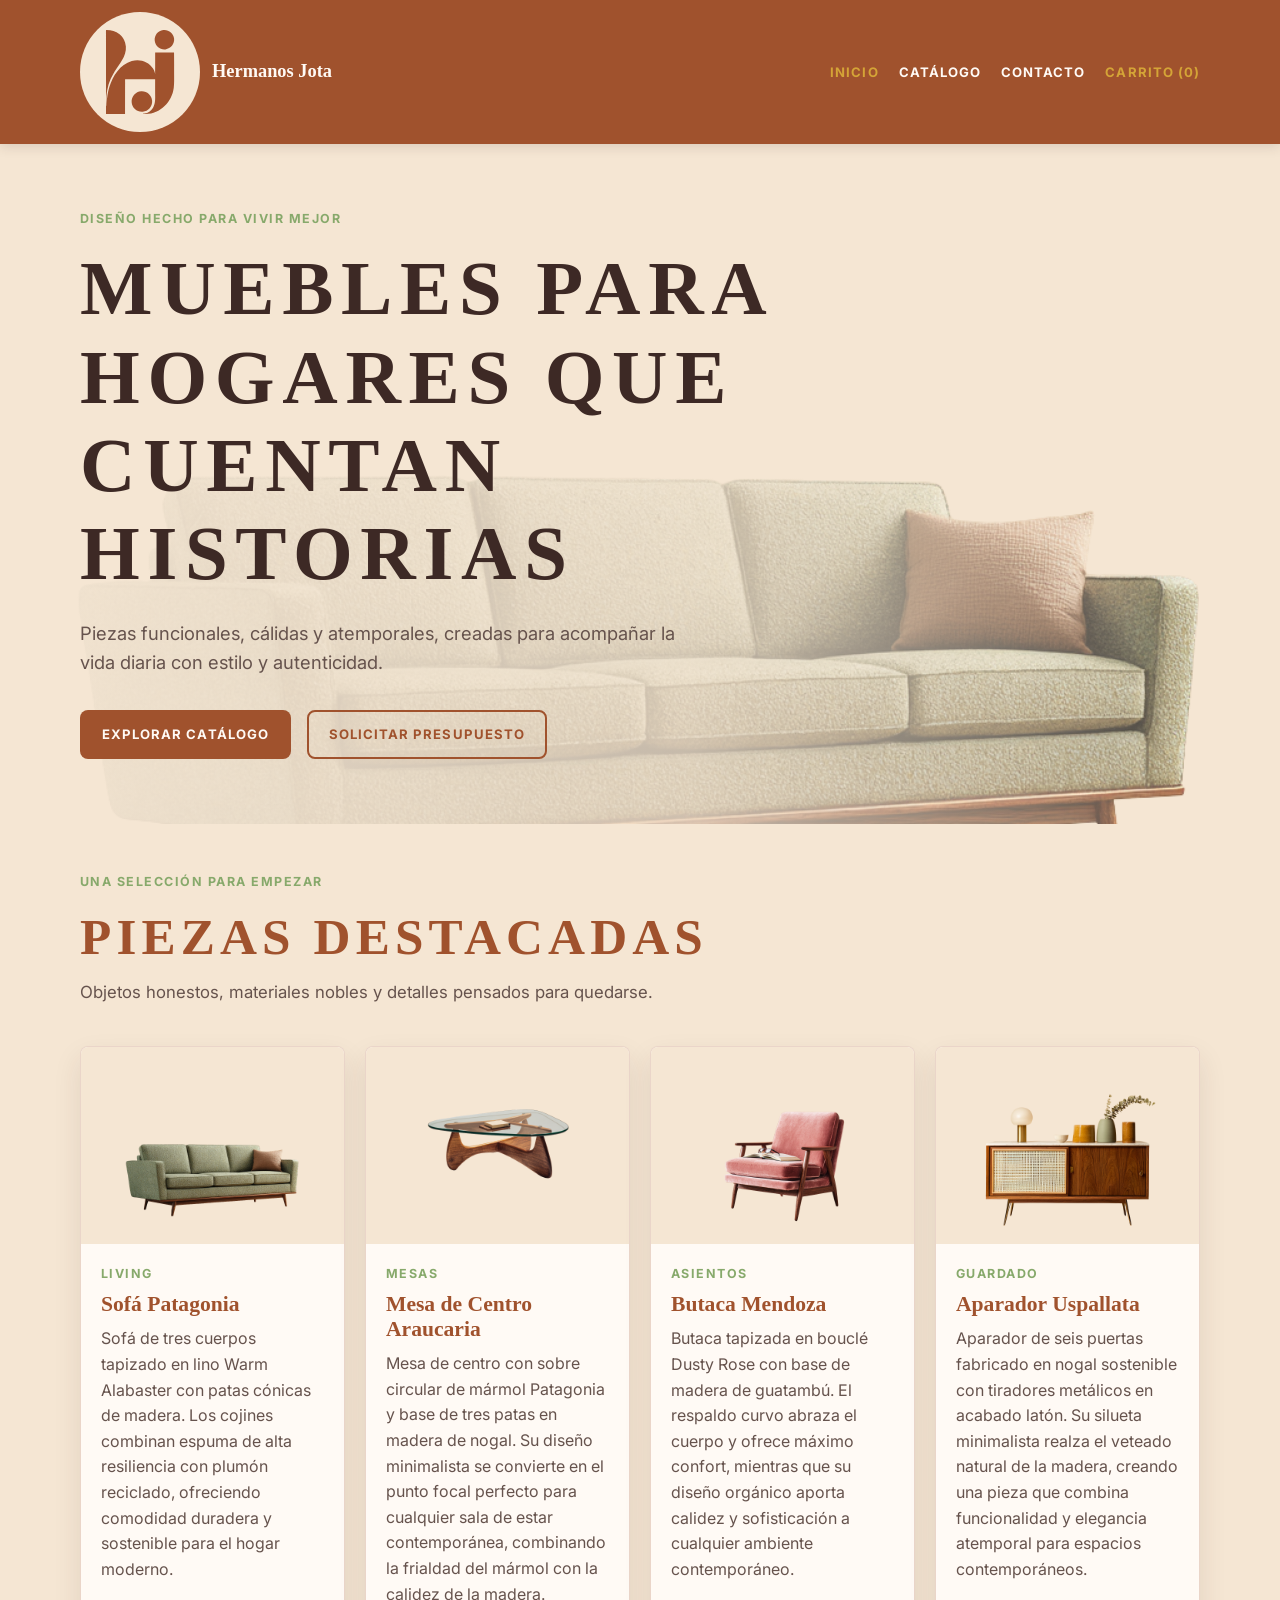
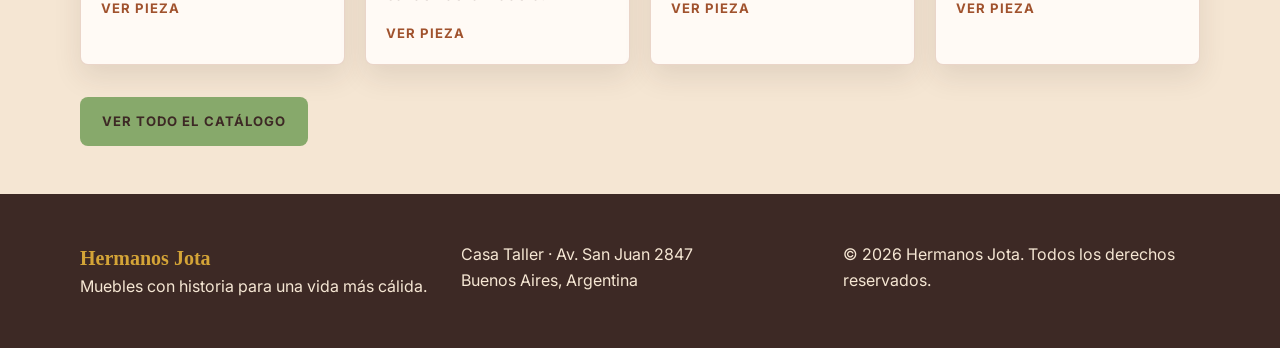
<file: index.html>
<!DOCTYPE html>
<html lang="es">
<head>
    <meta charset="UTF-8">
    <meta name="viewport" content="width=device-width, initial-scale=1.0">
    <title>Mueblería Hermanos Jota</title>
    <meta name="description" content="Mueblería Hermanos Jota - muebles de diseño para espacios cálidos y contemporáneos.">
    <link rel="stylesheet" href="estilos.css">
</head>
<body>
    <!-- Encabezado de la página: logo y navegador -->
    <header>
        <div class="contenedor-encabezado">
            <a class="marca" href="./index.html" aria-label="Hermanos Jota, inicio">
                <span class="marca-logo">
                    <img src="Kit-de-imágenes-HJota/logo.svg" alt="Logo de Hermanos Jota" width="120" height="120">
                </span>
                <span>Hermanos Jota</span>
            </a>
            <nav aria-label="Navegación principal">
                <ul>
                    <li><a href="./index.html" aria-current="page">Inicio</a></li>
                    <li><a href="./productos.html">Catálogo</a></li>
                    <li><a href="./contacto.html">Contacto</a></li>
                    <li><button class="carrito-indicador" id="abrir-carrito" type="button" aria-controls="panel-carrito">Carrito (<span id="contador-carrito">0</span>)</button></li>
                </ul>
            </nav>
        </div>
    </header>

    <main>
        <!-- Sección principal de la página: hero y destacados -->
        <section class="hero" aria-labelledby="titulo-principal">
            <div class="contenedor hero-contenido">
                <p class="eyebrow">Diseño hecho para vivir mejor</p>
                <h1 id="titulo-principal">Muebles para hogares que cuentan historias</h1>
                <p class="hero-descripcion">Piezas funcionales, cálidas y atemporales, creadas para acompañar la vida diaria con estilo y autenticidad.</p>
                <div class="hero-acciones">
                    <a class="boton boton-principal" href="./productos.html">Explorar catálogo</a>
                    <a class="boton boton-secundario" href="./contacto.html">Solicitar presupuesto</a>
                </div>
            </div>
        </section>

        <!-- Sección de productos destacados -->
        <section class="destacados" aria-labelledby="titulo-destacados">
            <div class="contenedor">
                <p class="eyebrow">Una selección para empezar</p>
                <h2 id="titulo-destacados">Piezas destacadas</h2>
                <p class="seccion-introduccion">Objetos honestos, materiales nobles y detalles pensados para quedarse.</p>

                <div class="productos-destacados" id="productos-destacados"></div>

                <a class="enlace-catalogo" href="./productos.html">Ver todo el catálogo</a>
            </div>
        </section>
    </main>

    <footer>
        <div class="contenedor pie-contenido">
            <div>
                <p class="pie-marca">Hermanos Jota</p>
                <p>Muebles con historia para una vida más cálida.</p>
            </div>
            <div>
                <p>Casa Taller · Av. San Juan 2847</p>
                <p>Buenos Aires, Argentina</p>
            </div>
            <p>&copy; 2026 Hermanos Jota. Todos los derechos reservados.</p>
        </div>
    </footer>
    <div class="fondo-carrito" id="fondo-carrito"></div>
    <aside class="panel-carrito" id="panel-carrito" aria-labelledby="titulo-carrito" aria-hidden="true">
        <div class="panel-carrito-encabezado">
            <div>
                <p class="eyebrow">Tu selección</p>
                <h2 id="titulo-carrito">Carrito</h2>
            </div>
            <button class="cerrar-carrito" id="cerrar-carrito" type="button" aria-label="Cerrar carrito">&times;</button>
        </div>
        <p class="carrito-vacio" id="carrito-vacio">Su carrito está vacío.</p>
        <div class="lista-carrito" id="lista-carrito"></div>
    </aside>
    <script src="productos-data.js"></script>
    <script src="carrito.js"></script>
    <script src="inicio.js"></script>
</body>
</html>
</file>
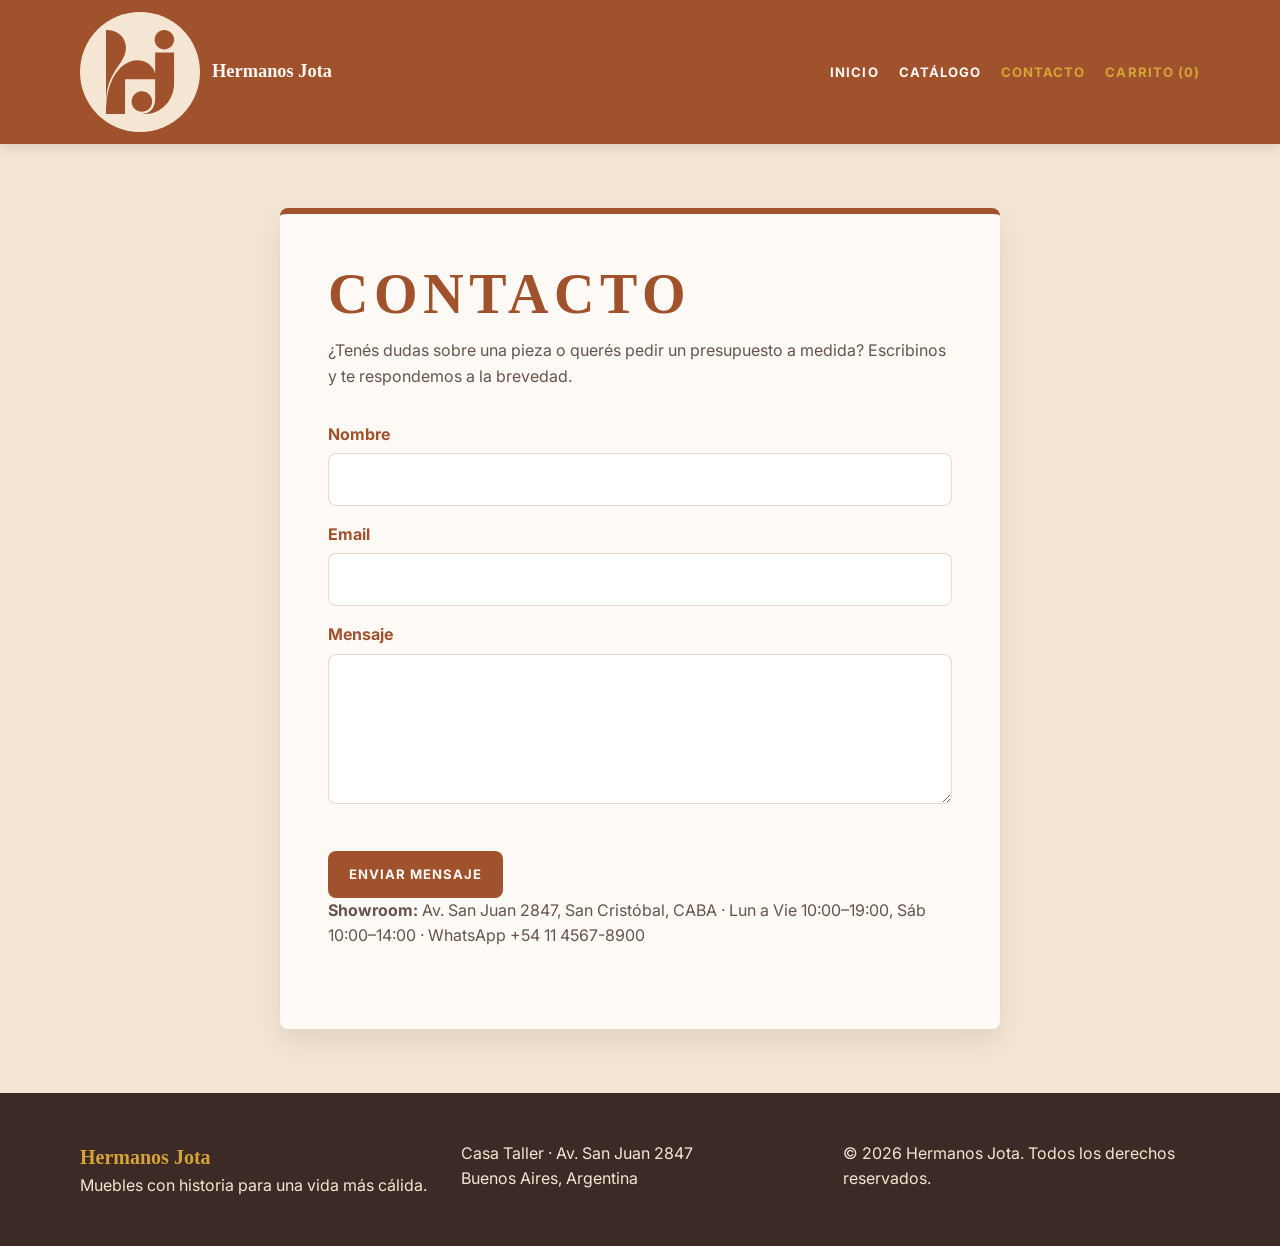
<file: contacto.html>
<!DOCTYPE html>
<html lang="es">
<head>
    <meta charset="UTF-8">
    <meta name="viewport" content="width=device-width, initial-scale=1.0">
    <title>Contacto - Mueblería Hermanos Jota</title>
    <meta name="description" content="Contactate con Hermanos Jota para consultas, presupuestos a medida y visitas al showroom.">
    <link rel="stylesheet" href="estilos.css">
</head>
<body>
    <header>
        <div class="contenedor-encabezado">
            <a class="marca" href="./index.html" aria-label="Hermanos Jota, inicio">
                <span class="marca-logo">
                    <img src="Kit-de-imágenes-HJota/logo.svg" alt="Logo de Hermanos Jota" width="120" height="120">
                </span>
                <span>Hermanos Jota</span>
            </a>
            <nav aria-label="Navegación principal">
                <ul>
                    <li><a href="./index.html">Inicio</a></li>
                    <li><a href="./productos.html">Catálogo</a></li>
                    <li><a href="./contacto.html" aria-current="page">Contacto</a></li>
                    <li><button class="carrito-indicador" id="abrir-carrito" type="button" aria-controls="panel-carrito">Carrito (<span id="contador-carrito">0</span>)</button></li>
                </ul>
            </nav>
        </div>
    </header>

    <main>
        <form id="formulario-contacto" class="formulario-contacto" novalidate>
            <h1>Contacto</h1>
            <p>¿Tenés dudas sobre una pieza o querés pedir un presupuesto a medida? Escribinos y te respondemos a la brevedad.</p>

            <label for="nombre">Nombre</label>
            <input type="text" id="nombre" name="nombre" autocomplete="name" required>
            <p id="error-nombre" role="alert"></p>

            <label for="email">Email</label>
            <input type="email" id="email" name="email" autocomplete="email" required>
            <p id="error-email" role="alert"></p>

            <label for="mensaje">Mensaje</label>
            <textarea id="mensaje" name="mensaje" required></textarea>
            <p id="error-mensaje" role="alert"></p>

            <button type="submit" id="boton-enviar">Enviar mensaje</button>

            <p id="mensaje-exito" role="status" aria-live="polite" hidden></p>

            <p>
                <strong>Showroom:</strong> Av. San Juan 2847, San Cristóbal, CABA ·
                Lun a Vie 10:00–19:00, Sáb 10:00–14:00 · WhatsApp +54 11 4567-8900
            </p>
        </form>
    </main>

    <footer>
        <div class="contenedor pie-contenido">
            <div>
                <p class="pie-marca">Hermanos Jota</p>
                <p>Muebles con historia para una vida más cálida.</p>
            </div>
            <div>
                <p>Casa Taller · Av. San Juan 2847</p>
                <p>Buenos Aires, Argentina</p>
            </div>
            <p>&copy; 2026 Hermanos Jota. Todos los derechos reservados.</p>
        </div>
    </footer>

    <div class="fondo-carrito" id="fondo-carrito"></div>
    <aside class="panel-carrito" id="panel-carrito" aria-labelledby="titulo-carrito" aria-hidden="true">
        <div class="panel-carrito-encabezado">
            <div>
                <p class="eyebrow">Tu selección</p>
                <h2 id="titulo-carrito">Carrito</h2>
            </div>
            <button class="cerrar-carrito" id="cerrar-carrito" type="button" aria-label="Cerrar carrito">&times;</button>
        </div>
        <p class="carrito-vacio" id="carrito-vacio">Su carrito está vacío.</p>
        <div class="lista-carrito" id="lista-carrito"></div>
    </aside>
    <script src="productos-data.js"></script>
    <script src="carrito.js" defer></script>
    <script src="contacto.js" defer></script>
</body>
</html>
</file>
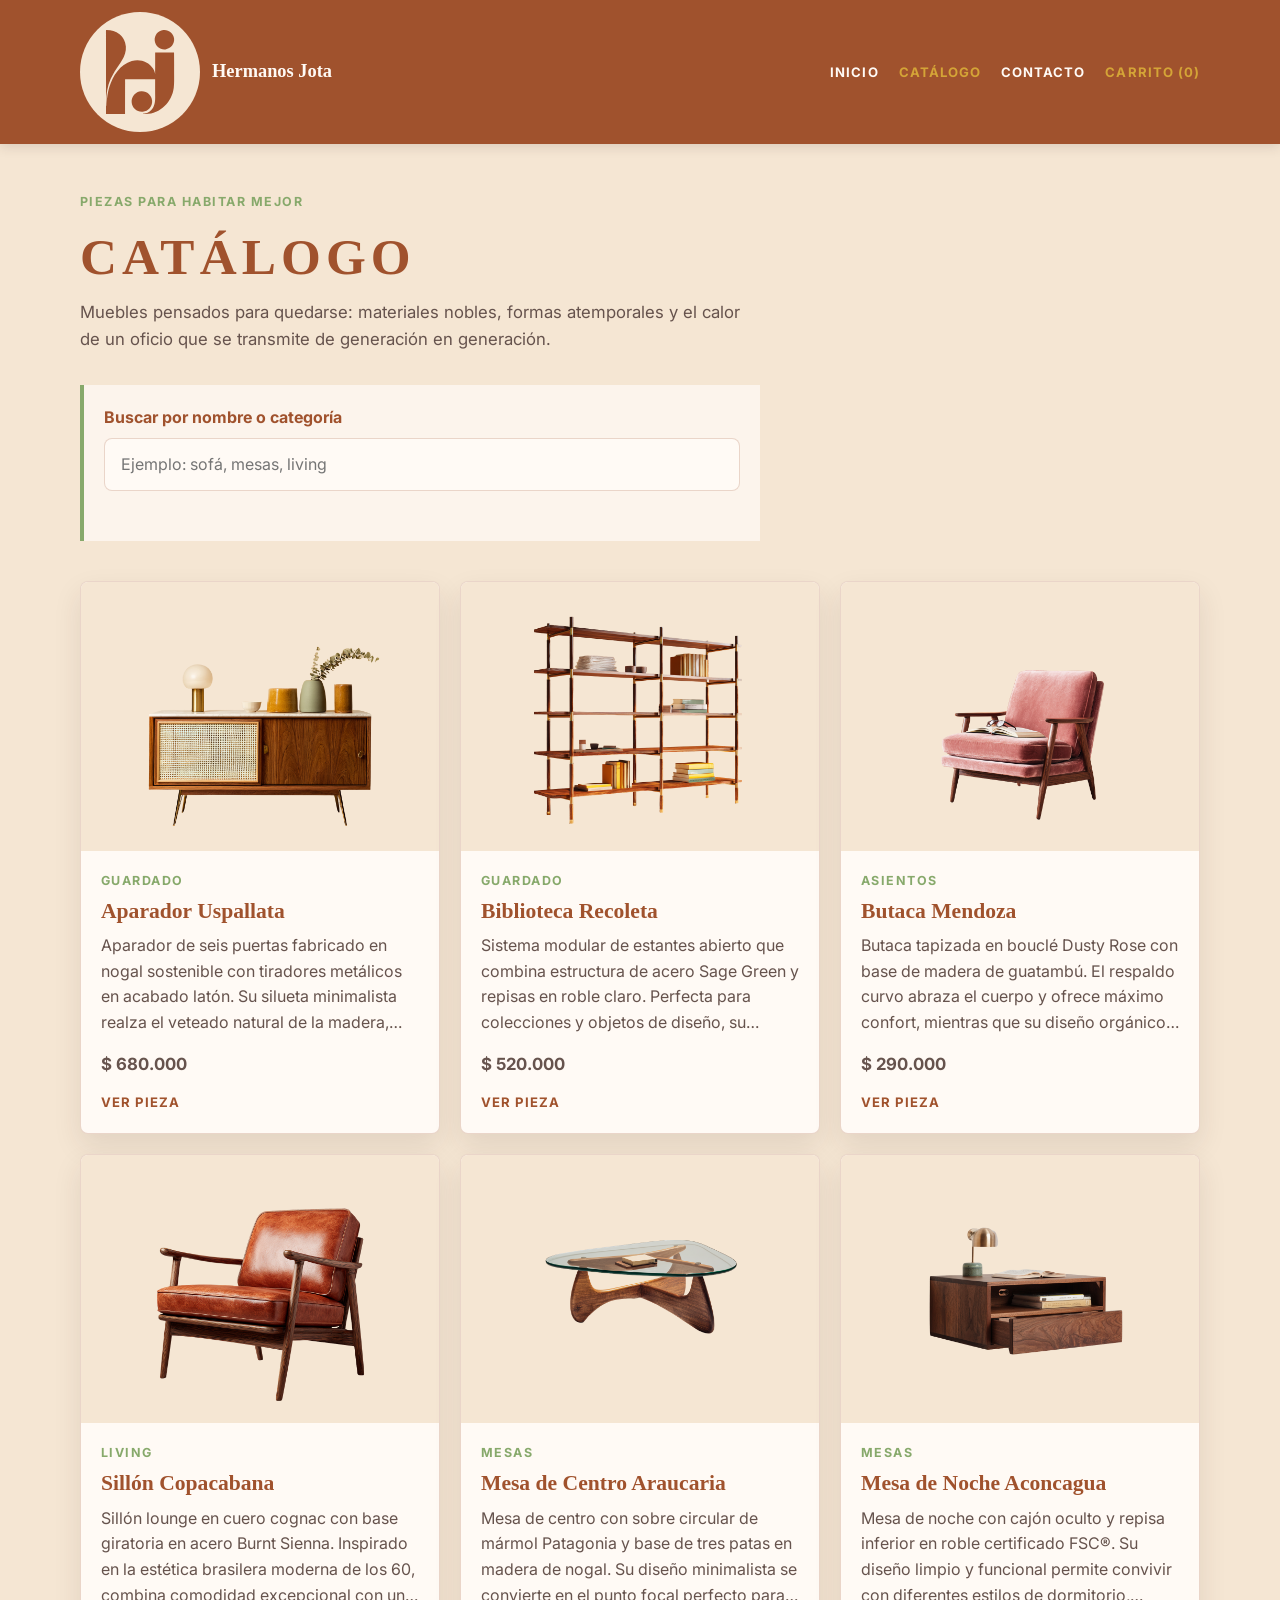
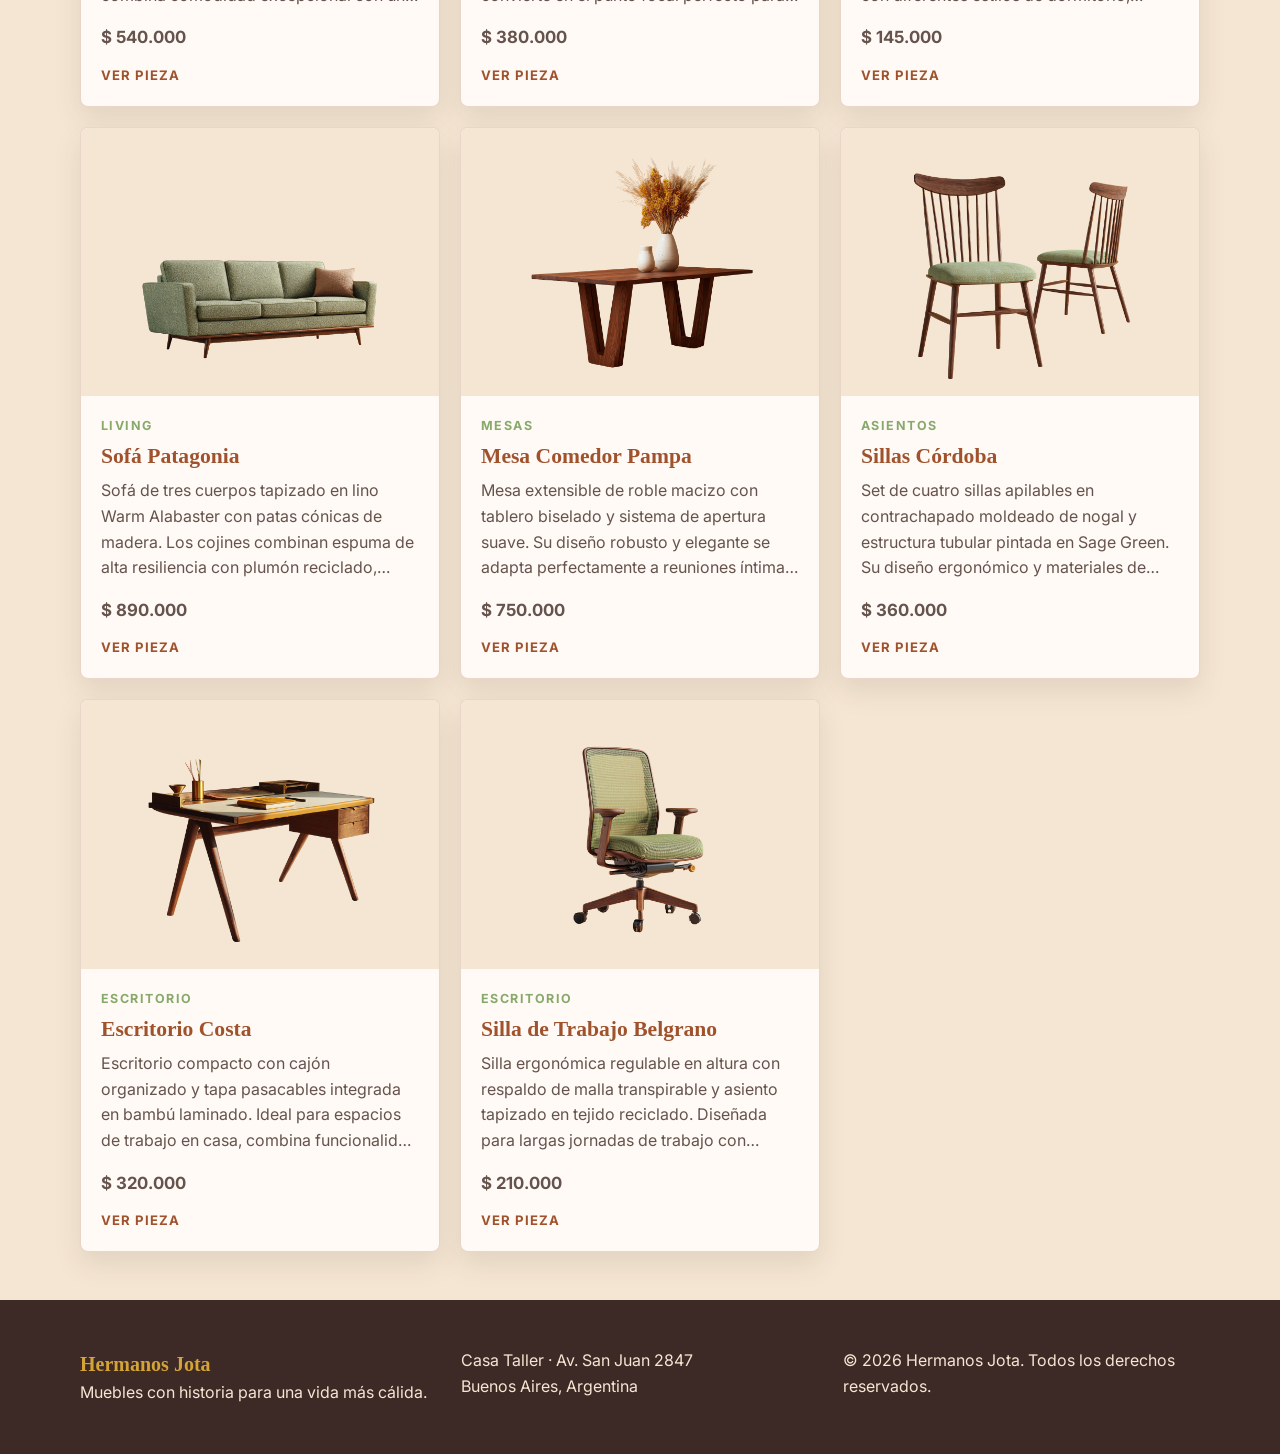
<file: productos.html>
<!DOCTYPE html>
<html lang="es">
<head>
    <meta charset="UTF-8">
    <meta name="viewport" content="width=device-width, initial-scale=1.0">
    <title>Catálogo | Mueblería Hermanos Jota</title>
    <meta name="description" content="Catálogo de muebles de diseño de Hermanos Jota para espacios cálidos y contemporáneos.">
    <link rel="stylesheet" href="estilos.css">
</head>
<body>
    <header>
        <div class="contenedor-encabezado">
            <a class="marca" href="./index.html" aria-label="Hermanos Jota, inicio">
                <span class="marca-logo">
                    <img src="Kit-de-imágenes-HJota/logo.svg" alt="Logo de Hermanos Jota" width="120" height="120">
                </span>
                <span>Hermanos Jota</span>
            </a>
            <nav aria-label="Navegación principal">
                <ul>
                    <li><a href="./index.html">Inicio</a></li>
                    <li><a href="./productos.html" aria-current="page">Catálogo</a></li>
                    <li><a href="./contacto.html">Contacto</a></li>
                    <li><button class="carrito-indicador" id="abrir-carrito" type="button" aria-controls="panel-carrito">Carrito (<span id="contador-carrito">0</span>)</button></li>
                </ul>
            </nav>
        </div>
    </header>

    <main>
        <section class="catalogo" aria-labelledby="titulo-catalogo">
            <div class="contenedor">
                <p class="eyebrow">Piezas para habitar mejor</p>
                <h1 id="titulo-catalogo">Catálogo</h1>
                <p class="seccion-introduccion">Muebles pensados para quedarse: materiales nobles, formas atemporales y el calor de un oficio que se transmite de generación en generación.</p>

                <form class="buscador" role="search">
                    <label for="buscar-producto">Buscar por nombre o categoría</label>
                    <input id="buscar-producto" type="search" name="q" placeholder="Ejemplo: sofá, mesas, living" autocomplete="off">
                    <p id="resultado-busqueda" aria-live="polite"></p>
                </form>

                <p id="estado-carga" class="estado-carga">Cargando productos...</p>
                <div class="productos-lista" id="lista-productos" aria-live="polite" hidden></div>
            </div>
        </section>
    </main>

    <footer>
        <div class="contenedor pie-contenido">
            <div>
                <p class="pie-marca">Hermanos Jota</p>
                <p>Muebles con historia para una vida más cálida.</p>
            </div>
            <div>
                <p>Casa Taller · Av. San Juan 2847</p>
                <p>Buenos Aires, Argentina</p>
            </div>
            <p>&copy; 2026 Hermanos Jota. Todos los derechos reservados.</p>
        </div>
    </footer>

    <div class="fondo-carrito" id="fondo-carrito"></div>
    <aside class="panel-carrito" id="panel-carrito" aria-labelledby="titulo-carrito" aria-hidden="true">
        <div class="panel-carrito-encabezado">
            <div>
                <p class="eyebrow">Tu selección</p>
                <h2 id="titulo-carrito">Carrito</h2>
            </div>
            <button class="cerrar-carrito" id="cerrar-carrito" type="button" aria-label="Cerrar carrito">&times;</button>
        </div>
        <p class="carrito-vacio" id="carrito-vacio">Su carrito está vacío.</p>
        <div class="lista-carrito" id="lista-carrito"></div>
    </aside>
    <script src="productos-data.js"></script>
    <script src="carrito.js"></script>
    <script src="catalogo.js"></script>
</body>
</html>
</file>
<file: estilos.css>
@import url("https://fonts.googleapis.com/css2?family=Inter:wght@300;400;500;700&display=swap");

:root {
    --siena: #A0522D;
    --salvia: #87A96B;
    --alabastro: #F5E6D3;
    --oro: #D4A437;
    --rosa: #C47A6D;
    --tinta: #3d2925;
    --tinta-suave: #66534d;
    --blanco: #fffaf5;
    --borde: rgba(160, 82, 45, 0.22);
    --sombra: 0 12px 28px rgba(61, 41, 37, 0.10);
    --radio: 8px;
}

/* ===== ESTILOS COMPARTIDOS POR TODAS LAS PÁGINAS ===== */

*,
*::before,
*::after {
    box-sizing: border-box;
}

html {
    scroll-behavior: smooth;
}

body {
    margin: 0;
    background: var(--alabastro);
    color: var(--tinta);
    font-family: Inter, ui-sans-serif, system-ui, -apple-system, BlinkMacSystemFont, "Segoe UI", sans-serif;
    font-size: 1rem;
    line-height: 1.6;
}

img {
    display: block;
    max-width: 100%;
}

a {
    color: inherit;
}

a:focus-visible,
button:focus-visible,
input:focus-visible,
textarea:focus-visible {
    outline: 3px solid var(--oro);
    outline-offset: 3px;
}

.contenedor {
    width: min(1120px, calc(100% - 2rem));
    margin-inline: auto;
}

header {
    background: var(--siena);
    color: var(--blanco);
    box-shadow: 0 2px 12px rgba(61, 41, 37, 0.16);
}

.contenedor-encabezado {
    display: flex;
    align-items: center;
    flex-direction: column;
    gap: 0.75rem;
    width: min(1120px, calc(100% - 2rem));
    margin-inline: auto;
    padding: 0.75rem 0 1rem;
}

.marca {
    display: inline-flex;
    align-items: center;
    flex-shrink: 0;
    gap: 0.75rem;
    color: var(--blanco);
    font-family: Georgia, "Times New Roman", serif;
    font-size: 1.15rem;
    font-weight: 700;
    text-decoration: none;
}

.marca-logo {
    display: grid;
    width: 120px;
    height: 120px;
    place-items: center;
    border-radius: 50%;
    background: var(--alabastro);
}

.marca-logo img {
    display: block;
    width: 100%;
    height: 100%;
}

nav ul {
    display: flex;
    flex-wrap: wrap;
    justify-content: center;
    gap: 0.5rem 0.9rem;
    margin: 0;
    padding: 0;
    list-style: none;
}

nav a {
    color: var(--blanco);
    font-size: 0.82rem;
    font-weight: 700;
    letter-spacing: 0.08em;
    text-decoration: none;
    text-transform: uppercase;
}

nav a:hover,
nav a[aria-current="page"] {
    color: var(--oro);
}

main {
    min-height: calc(100vh - 144px);
}

h1,
h2,
h3 {
    margin-top: 0;
    color: var(--siena);
    font-family: Georgia, "Times New Roman", serif;
    line-height: 1.15;
}

h1,
h2 {
    letter-spacing: 0.1em;
    text-transform: uppercase;
}

p {
    margin: 0 0 1rem;
}

button,
input,
textarea {
    font: inherit;
}

button,
.boton,
.producto-enlace,
.enlace-catalogo {
    transition: background-color 160ms ease, color 160ms ease, border-color 160ms ease, transform 160ms ease;
}

button:hover,
.boton:hover,
.producto-enlace:hover,
.enlace-catalogo:hover {
    transform: translateY(-2px);
}

.eyebrow,
.producto-categoria {
    color: var(--salvia);
    font-size: 0.78rem;
    font-weight: 700;
    letter-spacing: 0.12em;
    text-transform: uppercase;
}

footer {
    padding: 3rem 0;
    background: var(--tinta);
    color: var(--alabastro);
}

.pie-contenido {
    display: grid;
    grid-template-columns: 1fr;
    gap: 1.5rem;
    align-items: start;
}

.pie-contenido p {
    margin: 0;
}

.pie-marca {
    color: var(--oro);
    font-family: Georgia, "Times New Roman", serif;
    font-size: 1.25rem;
    font-weight: 700;
}

/* ===== PARTICULAR DE index.html ===== */

.hero {
    display: grid;
    min-height: 520px;
    align-items: center;
    background:
        linear-gradient(90deg, rgba(245, 230, 211, 0.98) 0%, rgba(245, 230, 211, 0.80) 54%, rgba(245, 230, 211, 0.18) 100%),
        url("Kit-de-imágenes-HJota/Sofá Patagonia.png") center / cover;
}

.hero-contenido {
    padding-block: 3rem;
}

.hero h1 {
    max-width: 720px;
    margin-bottom: 1.25rem;
    color: var(--tinta);
    font-size: clamp(2.25rem, 10vw, 3.5rem);
}

.hero-descripcion {
    max-width: 600px;
    color: var(--tinta-suave);
    font-size: 1.15rem;
}

.hero-acciones {
    display: flex;
    flex-wrap: wrap;
    gap: 1rem;
    margin-top: 2rem;
}

.boton,
.producto-enlace,
.enlace-catalogo {
    display: inline-block;
    border: 2px solid transparent;
    border-radius: var(--radio);
    padding: 0.75rem 1.25rem;
    font-size: 0.82rem;
    font-weight: 700;
    letter-spacing: 0.08em;
    text-decoration: none;
    text-transform: uppercase;
}

.boton-principal {
    background: var(--siena);
    color: var(--blanco);
}

.boton-principal:hover {
    background: var(--tinta);
}

.boton-secundario {
    border-color: var(--siena);
    color: var(--siena);
}

.boton-secundario:hover {
    background: var(--siena);
    color: var(--blanco);
}

.destacados,
.catalogo {
    padding: 3rem 0;
}

.destacados h2,
.catalogo h1 {
    margin-bottom: 0.75rem;
    font-size: clamp(2rem, 4vw, 3.5rem);
}

.seccion-introduccion {
    max-width: 680px;
    color: var(--tinta-suave);
    font-size: 1.05rem;
}

.productos-destacados,
.productos-lista {
    display: grid;
    grid-template-columns: 1fr;
    gap: 1.25rem;
    margin-top: 2.5rem;
}

.enlace-catalogo {
    margin-top: 2rem;
    background: var(--salvia);
    color: var(--tinta);
}

/* ===== PARTICULAR DE productos.html ===== */

.buscador {
    max-width: 680px;
    margin: 2rem 0 0;
    padding: 1.25rem;
    border-left: 4px solid var(--salvia);
    background: rgba(255, 250, 245, 0.72);
}

.buscador label {
    display: block;
    margin-bottom: 0.5rem;
    color: var(--siena);
    font-weight: 700;
}

.buscador input {
    width: 100%;
    border: 1px solid var(--borde);
    border-radius: var(--radio);
    padding: 0.8rem 1rem;
    background: var(--blanco);
    color: var(--tinta);
}

#resultado-busqueda {
    min-height: 1.6em;
    margin: 0.5rem 0 0;
    color: var(--tinta-suave);
    font-size: 0.85rem;
}

.productos-lista {
    grid-template-columns: repeat(3, minmax(0, 1fr));
}

.producto-card {
    display: flex;
    flex-direction: column;
    overflow: hidden;
    border: 1px solid var(--borde);
    border-radius: var(--radio);
    background: var(--blanco);
    box-shadow: var(--sombra);
}

.producto-imagen {
    display: block;
    aspect-ratio: 4 / 3;
    overflow: hidden;
    background: var(--alabastro);
}

.producto-imagen img {
    width: 100%;
    height: 100%;
    object-fit: contain;
    transition: transform 220ms ease;
}

.producto-card:hover .producto-imagen img {
    transform: scale(1.03);
}

.producto-contenido {
    display: flex;
    flex: 1;
    flex-direction: column;
    align-items: flex-start;
    padding: 1.25rem;
}

.producto-contenido .producto-categoria {
    margin-bottom: 0.5rem;
}

.producto-contenido h3 {
    margin-bottom: 0.6rem;
    font-size: 1.35rem;
}

.producto-contenido h3 a {
    text-decoration: none;
}

.producto-contenido h3 a:hover {
    color: var(--rosa);
}

.producto-contenido > p:not(.producto-categoria) {
    color: var(--tinta-suave);
}

.producto-enlace {
    margin-top: auto;
    padding: 0;
    border: 0;
    color: var(--siena);
}

.producto-enlace:hover {
    color: var(--rosa);
}

.producto-contenido .producto-precio {
    margin-top: auto;
    margin-bottom: 0.85rem;
    color: var(--siena);
    font-size: 1.05rem;
    font-weight: 700;
}

.producto-contenido .producto-enlace {
    margin-top: 0;
}

.estado-carga {
    margin: 2.5rem 0 0;
    color: var(--tinta-suave);
    font-size: 0.82rem;
    font-weight: 700;
    letter-spacing: 0.08em;
    text-transform: uppercase;
}

.sin-resultados {
    grid-column: 1 / -1;
    margin: 0;
    padding: 2rem 1.25rem;
    border: 1px solid var(--borde);
    border-radius: var(--radio);
    background: rgba(255, 250, 245, 0.72);
    color: var(--tinta-suave);
}

.productos-lista {
    grid-template-columns: 1fr;
}

.productos-lista .producto-contenido > p:not(.producto-categoria):not(.producto-precio) {
    display: -webkit-box;
    overflow: hidden;
    line-clamp: 4;
    -webkit-box-orient: vertical;
    -webkit-line-clamp: 4;
}

@media (min-width: 621px) {
    .productos-lista {
        grid-template-columns: repeat(2, minmax(0, 1fr));
    }
}

@media (min-width: 851px) {
    .productos-lista {
        grid-template-columns: repeat(3, minmax(0, 1fr));
    }
}

/* ===== PARTICULAR DE producto.html ===== */

main > article {
    width: 100%;
    margin: 0 auto 1rem;
    padding: 2rem 1rem;
    border-bottom: 1px solid var(--borde);
    background: rgba(255, 250, 245, 0.72);
}

main > article:first-child {
    padding-top: 4rem;
}

main > article h2 {
    margin-bottom: 1.5rem;
    font-size: clamp(2rem, 4vw, 3rem);
}

main > article > img {
    width: 100%;
    max-height: 520px;
    margin-bottom: 1.5rem;
    object-fit: contain;
    background: var(--alabastro);
}

.descripcion {
    max-width: 760px;
    color: var(--tinta-suave);
    font-size: 1.08rem;
}

main > article table {
    width: 100%;
    margin: 1.5rem 0;
    border-collapse: collapse;
    background: var(--blanco);
}

main > article th,
main > article td {
    padding: 0.85rem 1rem;
    border-bottom: 1px solid var(--borde);
    text-align: left;
    vertical-align: top;
}

main > article th {
    width: 32%;
    color: var(--siena);
    font-weight: 700;
}

main > article button,
.formulario-contacto button {
    border: 0;
    border-radius: var(--radio);
    padding: 0.8rem 1.3rem;
    background: var(--siena);
    color: var(--blanco);
    cursor: pointer;
    font-size: 0.82rem;
    font-weight: 700;
    letter-spacing: 0.08em;
    text-transform: uppercase;
}

main > article button:hover,
.formulario-contacto button:hover {
    background: var(--tinta);
}

.carrito-indicador {
    border: 0;
    padding: 0;
    background: transparent;
    color: var(--oro);
    cursor: pointer;
    font-size: 0.82rem;
    font-weight: 700;
    letter-spacing: 0.08em;
    text-transform: uppercase;
}

.carrito-indicador:hover {
    color: var(--blanco);
}

.fondo-carrito {
    position: fixed;
    z-index: 20;
    inset: 0;
    display: none;
    background: rgba(61, 41, 37, 0.42);
}

.panel-carrito {
    position: fixed;
    z-index: 21;
    inset: 0 0 0 auto;
    display: none;
    flex-direction: column;
    width: min(440px, 100%);
    padding: 2rem;
    background: var(--blanco);
    box-shadow: -12px 0 28px rgba(61, 41, 37, 0.16);
}

.carrito-abierto {
    overflow: hidden;
}

.carrito-abierto .fondo-carrito {
    display: block;
}

.carrito-abierto .panel-carrito {
    display: flex;
}

.panel-carrito-encabezado {
    display: flex;
    align-items: flex-start;
    justify-content: space-between;
    gap: 1rem;
    padding-bottom: 1.25rem;
    border-bottom: 1px solid var(--borde);
}

.panel-carrito-encabezado h2 {
    margin: 0;
    font-size: 2rem;
}

.cerrar-carrito {
    border: 0;
    background: transparent;
    color: var(--siena);
    cursor: pointer;
    font-size: 2rem;
    line-height: 1;
}

.cerrar-carrito:hover {
    color: var(--rosa);
}

.carrito-vacio {
    margin: 2rem 0 0;
    color: var(--tinta-suave);
}

.lista-carrito {
    display: grid;
    gap: 1rem;
    overflow-y: auto;
    margin-top: 1.5rem;
    padding-right: 0.25rem;
}

.carrito-linea {
    display: grid;
    grid-template-columns: 80px minmax(0, 1fr);
    gap: 1rem;
    padding-bottom: 1rem;
    border-bottom: 1px solid var(--borde);
}

.carrito-linea img {
    width: 80px;
    height: 64px;
    object-fit: contain;
    background: var(--alabastro);
}

.carrito-linea-contenido h3 {
    margin-bottom: 0.25rem;
    font-size: 1.05rem;
}

.carrito-linea-contenido p {
    margin-bottom: 0.6rem;
    color: var(--tinta-suave);
    font-size: 0.9rem;
}

.carrito-linea-acciones {
    display: flex;
    flex-wrap: wrap;
    gap: 0.75rem;
}

.carrito-quitar {
    padding: 0;
    border: 0;
    background: transparent;
    color: var(--siena);
    cursor: pointer;
    font-size: 0.78rem;
    font-weight: 700;
    text-decoration: underline;
}

.carrito-quitar:hover {
    color: var(--rosa);
}

.carrito-quitar-todo {
    color: var(--tinta-suave);
}

.detalle-producto {
    width: 100%;
    margin: 0 auto 3rem;
    padding: 2rem 1rem;
    background: transparent;
}

.volver-catalogo {
    display: inline-block;
    margin-bottom: 2rem;
    color: var(--siena);
    font-weight: 700;
    text-decoration: none;
}

.volver-catalogo:hover {
    color: var(--rosa);
}

.detalle-grid {
    display: grid;
    grid-template-columns: 1fr;
    gap: 2rem;
    align-items: center;
}

.detalle-imagen-contenedor {
    aspect-ratio: 4 / 3;
    overflow: hidden;
    background: var(--blanco);
    box-shadow: var(--sombra);
}

.detalle-imagen-contenedor img {
    width: 100%;
    height: 100%;
    object-fit: contain;
}

.detalle-informacion h1 {
    margin-bottom: 1rem;
    font-size: clamp(2.2rem, 5vw, 4rem);
    line-height: 1.1;
}

.detalle-informacion .descripcion {
    margin-bottom: 1.5rem;
}

.detalle-precio {
    margin-bottom: 1.5rem;
    color: var(--siena);
    font-size: 1.35rem;
    font-weight: 700;
}

.mensaje-carrito {
    min-height: 1.6em;
    margin-top: 0.75rem;
    color: var(--salvia);
    font-weight: 700;
}

.detalle-caracteristicas {
    margin-top: 4rem;
}

.detalle-caracteristicas h2 {
    margin-bottom: 1rem;
    font-size: clamp(1.8rem, 4vw, 2.6rem);
}

.producto-no-encontrado {
    width: min(720px, calc(100% - 2rem));
    margin: 4rem auto 6rem;
    padding: clamp(2rem, 6vw, 4rem);
    border-top: 6px solid var(--siena);
    background: var(--blanco);
    box-shadow: var(--sombra);
}

.producto-no-encontrado h1 {
    margin-bottom: 0.75rem;
    font-size: clamp(2rem, 5vw, 3.5rem);
}

.producto-no-encontrado .boton {
    margin-top: 1.25rem;
}

/* ===== PARTICULAR DE contacto.html ===== */

.formulario-contacto {
    width: calc(100% - 2rem);
    margin: 2rem auto;
    padding: clamp(1.5rem, 5vw, 3rem);
    border-top: 6px solid var(--siena);
    border-radius: var(--radio);
    background: var(--blanco);
    box-shadow: var(--sombra);
}

.formulario-contacto h1 {
    margin-bottom: 0.75rem;
    font-size: clamp(2.2rem, 5vw, 3.5rem);
}

.formulario-contacto > p {
    margin-bottom: 2rem;
    color: var(--tinta-suave);
}

.formulario-contacto label {
    display: block;
    margin: 1rem 0 0.35rem;
    color: var(--siena);
    font-weight: 700;
}

.formulario-contacto input,
.formulario-contacto textarea {
    width: 100%;
    border: 1px solid var(--borde);
    border-radius: var(--radio);
    padding: 0.8rem 1rem;
    background: #fff;
    color: var(--tinta);
}

.formulario-contacto textarea {
    min-height: 150px;
    resize: vertical;
}

.formulario-contacto button {
    margin-top: 1.5rem;
}

/* ===== AJUSTES RESPONSIVE COMPARTIDOS ===== */

@media (min-width: 621px) {
    .productos-destacados,
    .productos-lista {
        grid-template-columns: repeat(2, minmax(0, 1fr));
    }

    .pie-contenido {
        grid-template-columns: 1fr 1fr;
    }

    .pie-contenido > :last-child {
        grid-column: 1 / -1;
    }
}

@media (min-width: 851px) {
    body {
        padding-top: 144px;
    }

    header {
        position: fixed;
        z-index: 10;
        inset: 0 0 auto;
    }

    .contenedor-encabezado {
        flex-direction: row;
        justify-content: space-between;
        gap: 2rem;
        min-height: 144px;
        padding: 0.75rem 0;
    }

    nav ul {
        justify-content: flex-end;
        gap: 0.5rem 1.25rem;
    }

    .hero {
        min-height: min(680px, calc(100vh - 144px));
    }

    .hero-contenido,
    .destacados,
    .catalogo {
        padding-block: 3rem;
    }

    .hero h1 {
        font-size: clamp(2.5rem, 6vw, 5rem);
    }

    .productos-destacados {
        grid-template-columns: repeat(4, minmax(0, 1fr));
    }

    .productos-lista {
        grid-template-columns: repeat(3, minmax(0, 1fr));
    }

    .pie-contenido {
        grid-template-columns: repeat(3, 1fr);
    }

    .pie-contenido > :last-child {
        grid-column: auto;
    }

    main > article {
        width: min(960px, calc(100% - 2rem));
        margin-bottom: 3rem;
        padding: 3rem;
    }

    .detalle-producto {
        width: min(1120px, calc(100% - 2rem));
        padding: 3rem 0;
    }

    .detalle-grid {
        grid-template-columns: minmax(0, 1.1fr) minmax(320px, 0.9fr);
        gap: clamp(2rem, 6vw, 5rem);
    }

    main > article table {
        display: table;
    }

    .formulario-contacto {
        width: min(720px, calc(100% - 2rem));
        margin: 4rem auto;
    }
}

@media (prefers-reduced-motion: reduce) {
    html {
        scroll-behavior: auto;
    }

    *,
    *::before,
    *::after {
        transition-duration: 0.01ms !important;
    }
}
/* ---- Contacto (validacion) ---- */
.formulario-contacto p[role="alert"] {
    margin: 0.25rem 0 1rem;
    color: #b3261e;
    font-size: 0.85rem;
    font-weight: 700;
}

#mensaje-exito {
    margin: 1.5rem 0 0;
    padding: 1rem 1.25rem;
    border-left: 4px solid var(--salvia);
    background: rgba(135, 169, 107, 0.12);
    color: var(--tinta);
    font-weight: 700;
}

#boton-enviar[disabled] {
    opacity: 0.6;
    cursor: not-allowed;
}
</file>
